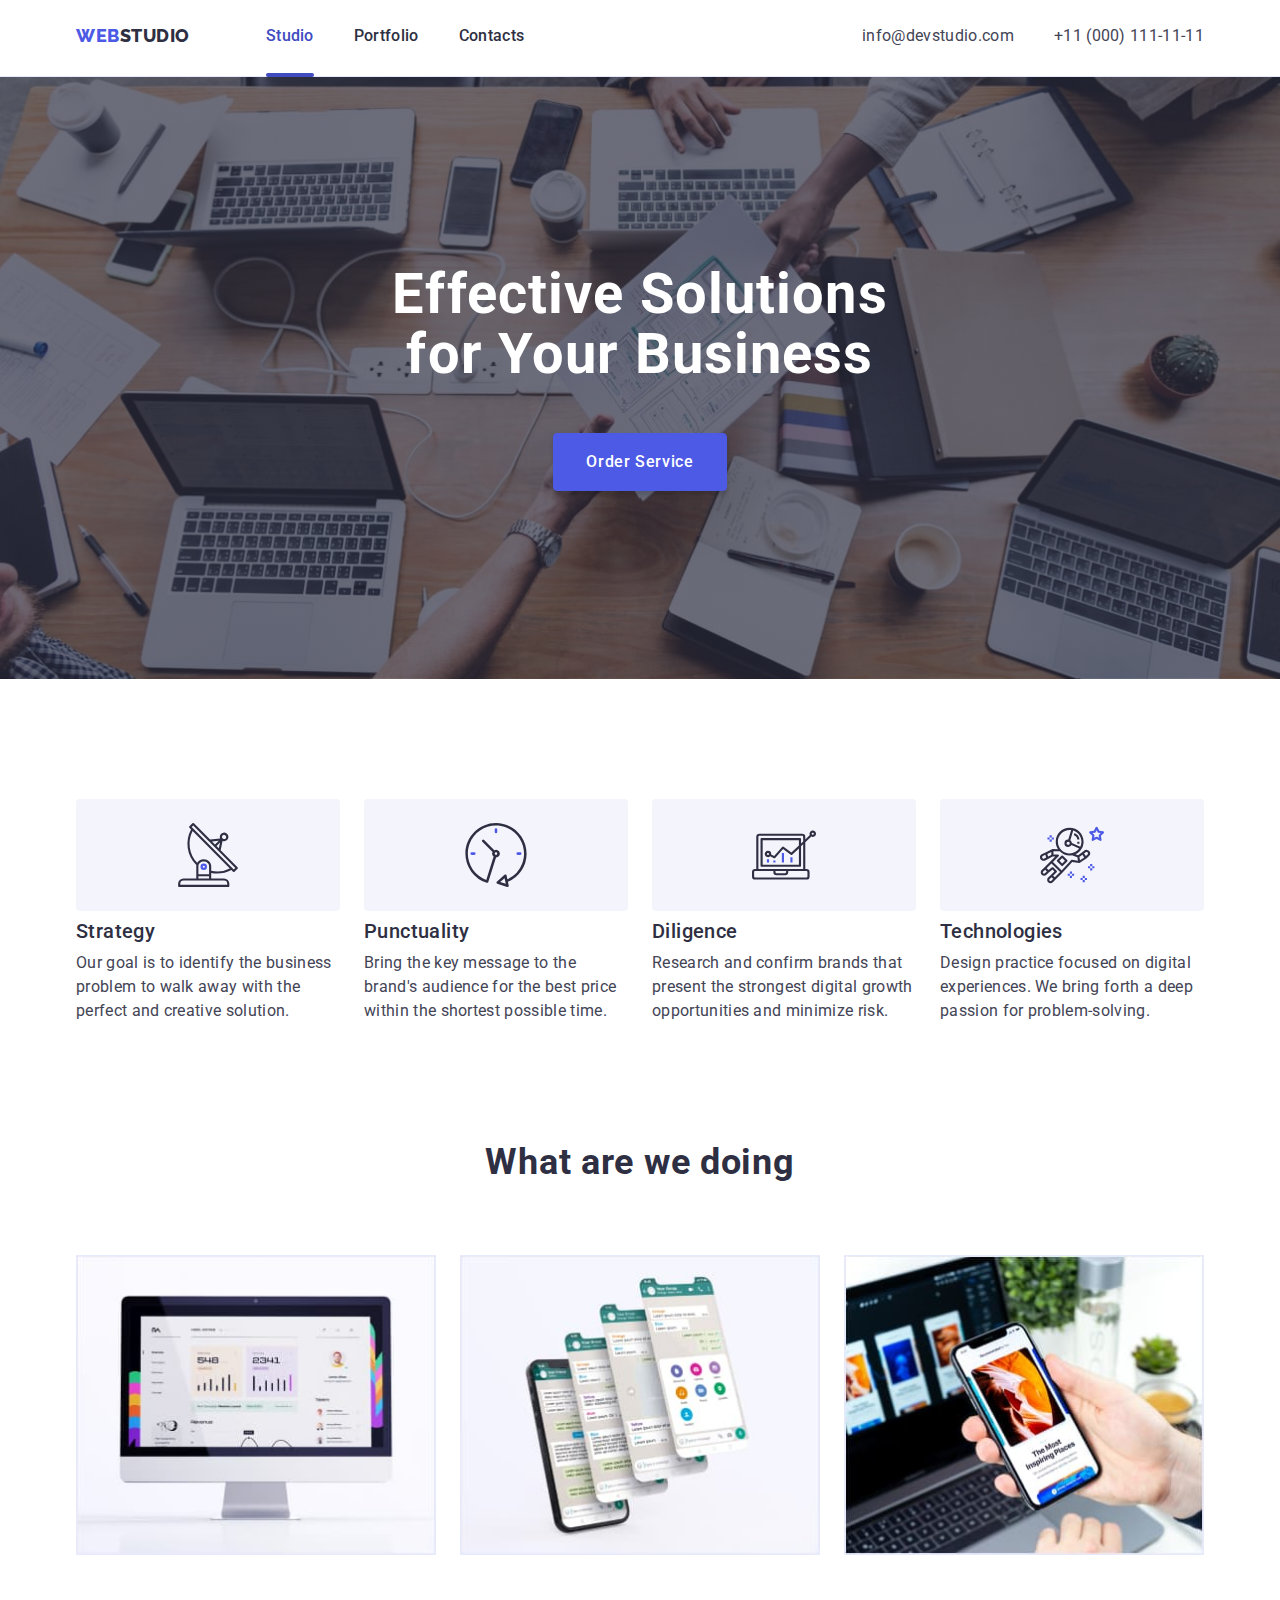
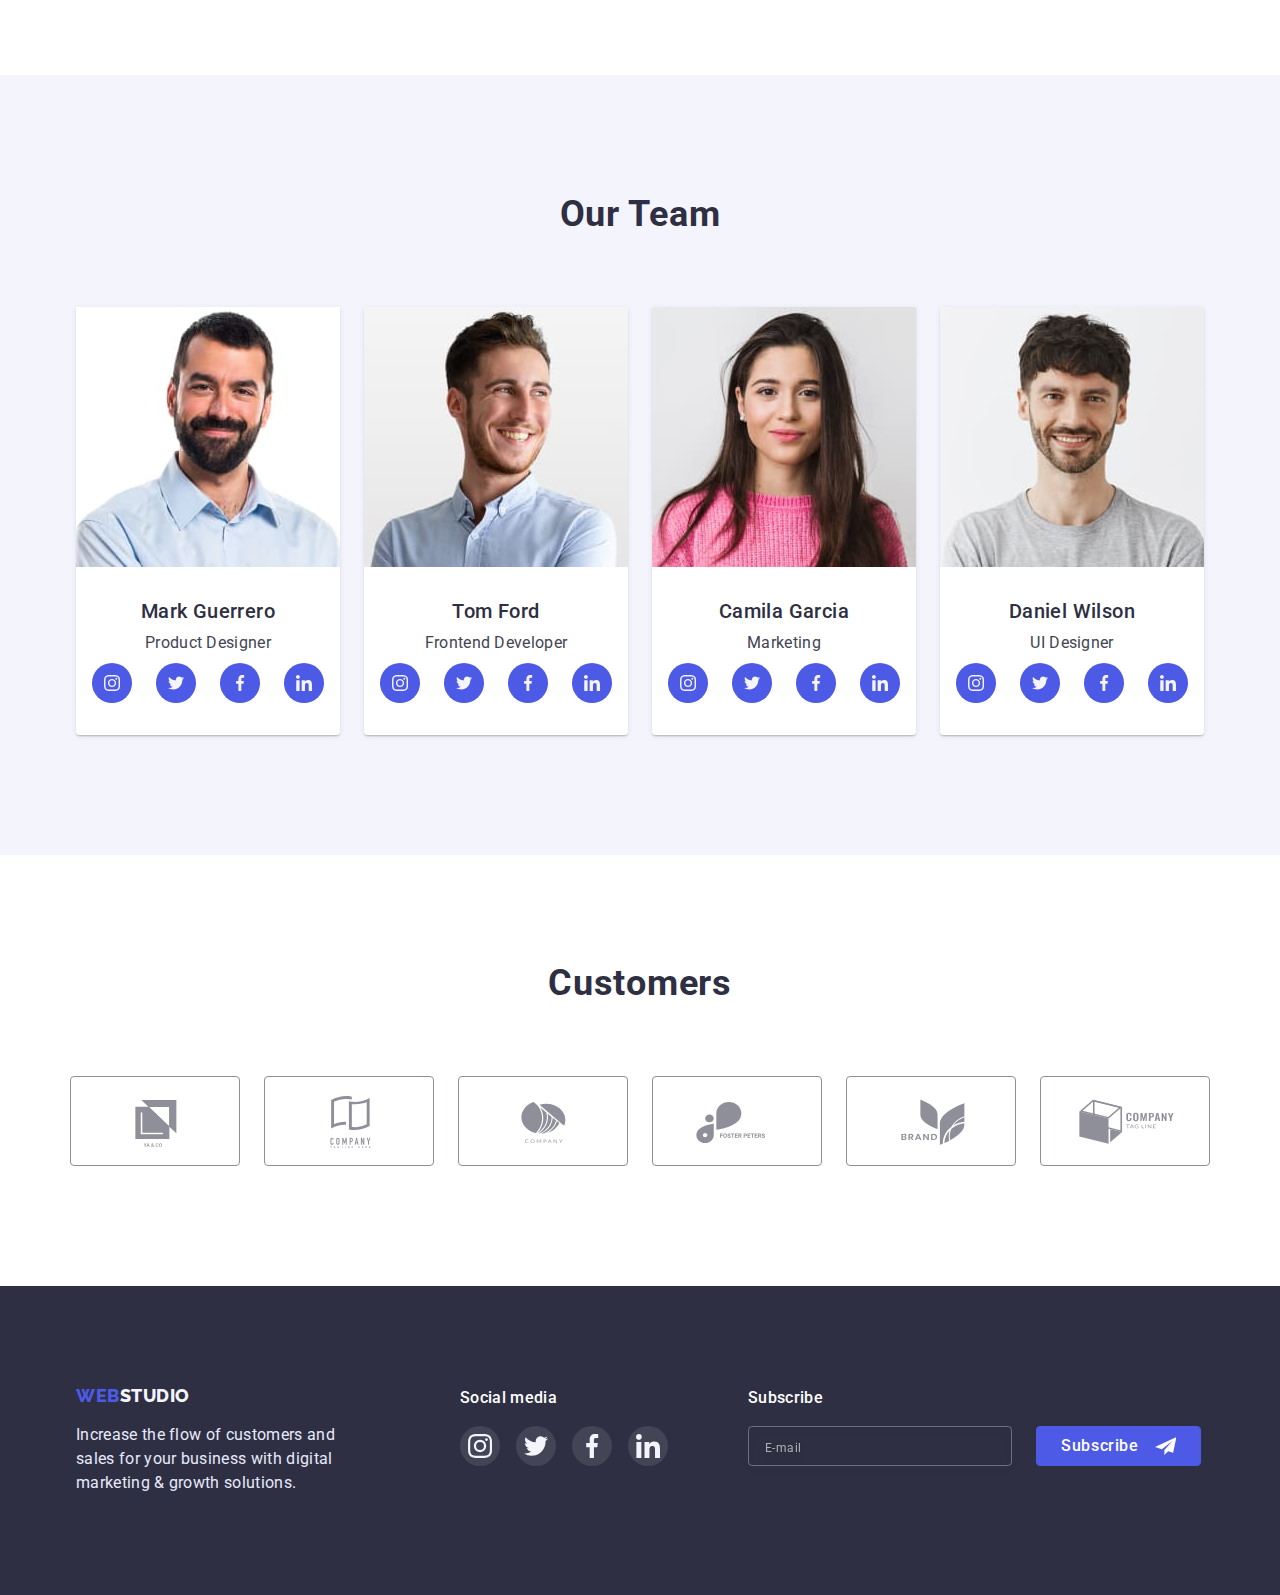
<file: index.html>
<!DOCTYPE html>
<html lang="en">
  <head>
    <meta charset="UTF-8" />
    <meta http-equiv="X-UA-Compatible" content="IE=edge" />
    <meta name="viewport" content="width=device-width, initial-scale=1.0" />
    <title>WebStudio</title>
    <link rel="preconnect" href="https://fonts.googleapis.com" />
    <link rel="preconnect" href="https://fonts.gstatic.com" crossorigin />
    <link
      href="https://fonts.googleapis.com/css2?family=Raleway:wght@800&family=Roboto:wght@400;500;700;900&display=swap"
      rel="stylesheet"
    />
    <link
      rel="stylesheet"
      href="https://cdn.jsdelivr.net/npm/modern-normalize@1.1.0/modern-normalize.min.css"
    />
    <link rel="stylesheet" href="./css/styles.css" />
  </head>
  <body>
    <!-- Top line -->
    <header class="header">
      <div class="container header-container">
        <nav class="header-nav">
          <a class="link-logo" href="./index.html">
            <span class="header-logo">Web</span>Studio</a
          >
          <ul class="menu list">
            <li class="menu-item">
              <a class="list-item current" href="./index.html">Studio</a>
            </li>
            <li class="menu-item">
              <a class="list-item" href="./portfolio.html">Portfolio</a>
            </li>
            <li class="menu-item">
              <a class="list-item" href="">Contacts</a>
            </li>
          </ul>
        </nav>
        <address class="address">
          <ul class="menu list">
            <li class="contact-item">
              <a class="contact-list link" href="mailto:info@devstudio.com"
                >info@devstudio.com</a
              >
            </li>
            <li class="contact-item">
              <a class="contact-list link" href="tel:+110001111111"
                >+11 (000) 111-11-11</a
              >
            </li>
          </ul>
        </address>
      </div>
    </header>
    <main>
      <!-- Hero -->
      <section class="hero section">
        <div class="container hero-container">
          <h1 class="hero-title">Effective Solutions for Your Business</h1>
          <button class="modal-btn" type="button" data-modal-open>
            Order Service
          </button>
        </div>
      </section>
      <!-- About us -->
      <section class="description section">
        <div class="container description-container">
          <h2 class="visually-hidden">About us</h2>
          <ul class="description-list list">
            <li class="description-menu icon-antenna">
              <h3 class="description-title-list">Strategy</h3>
              <p class="description-text">
                Our goal is to identify the business problem to walk away with
                the perfect and creative solution.
              </p>
            </li>
            <li class="description-menu icon-clock">
              <h3 class="description-title-list">Punctuality</h3>
              <p class="description-text">
                Bring the key message to the brand's audience for the best price
                within the shortest possible time.
              </p>
            </li>
            <li class="description-menu icon-diagram">
              <h3 class="description-title-list">Diligence</h3>
              <p class="description-text">
                Research and confirm brands that present the strongest digital
                growth opportunities and minimize risk.
              </p>
            </li>
            <li class="description-menu icon-astronaut">
              <h3 class="description-title-list">Technologies</h3>
              <p class="description-text">
                Design practice focused on digital experiences. We bring forth a
                deep passion for problem-solving.
              </p>
            </li>
          </ul>
        </div>
      </section>
      <!-- What are we doing -->
      <section class="works section">
        <div class="container works-container">
          <h2 class="works-title title">What are we doing</h2>
          <ul class="menu-list list">
            <li class="works-item">
              <img
                src="./images/works/work-1.jpg"
                alt="work example"
                width="360"
                height="300"
              />
            </li>
            <li class="works-item">
              <img
                src="./images/works/work-2.jpg"
                alt="work example"
                width="360"
                height="300"
              />
            </li>
            <li class="works-item">
              <img
                src="./images/works/work-3.jpg"
                alt="work example"
                width="360"
                height="300"
              />
            </li>
          </ul>
        </div>
      </section>
      <!-- Our Team -->
      <section class="team section">
        <div class="container team-container">
          <h2 class="team-title title">Our Team</h2>
          <ul class="menu-list list">
            <li class="name-item">
              <img
                src="./images/our-tem/mark-guerrero.jpg"
                alt="photo by Mark Guerrero"
                width="264"
                height="260"
              />
              <div class="name-item-content-wrapper">
                <h3 class="name">Mark Guerrero</h3>
                <p class="position">Product Designer</p>
                <ul class="social-list list">
                  <li class="social-list-item">
                    <a class="social-list-link" href="">
                      <svg class="social-list-icon" width="16px" height="16px">
                        <use href="./images/symbol-defs.svg#instagram"></use>
                      </svg>
                    </a>
                  </li>
                  <li class="social-list-item">
                    <a class="social-list-link" href="">
                      <svg class="social-list-icon" width="16px" height="16px">
                        <use href="./images/symbol-defs.svg#twitter"></use>
                      </svg>
                    </a>
                  </li>
                  <li class="social-list-item">
                    <a class="social-list-link" href="">
                      <svg class="social-list-icon" width="16px" height="16px">
                        <use href="./images/symbol-defs.svg#facebook"></use>
                      </svg>
                    </a>
                  </li>
                  <li class="social-list-item">
                    <a class="social-list-link" href="">
                      <svg class="social-list-icon" width="16px" height="16px">
                        <use href="./images/symbol-defs.svg#linkedin"></use>
                      </svg>
                    </a>
                  </li>
                </ul>
              </div>
            </li>
            <li class="name-item">
              <img
                class="employee-photo"
                src="./images/our-tem/tom-ford.jpg"
                alt="photo by Tom Ford"
                width="264"
                height="260"
              />
              <div class="name-item-content-wrapper">
                <h3 class="name">Tom Ford</h3>
                <p class="position">Frontend Developer</p>
                <ul class="social-list list">
                  <li class="social-list-item">
                    <a class="social-list-link" href="">
                      <svg class="social-list-icon" width="16px" height="16px">
                        <use href="./images/symbol-defs.svg#instagram"></use>
                      </svg>
                    </a>
                  </li>
                  <li class="social-list-item">
                    <a class="social-list-link" href="">
                      <svg class="social-list-icon" width="16px" height="16px">
                        <use href="./images/symbol-defs.svg#twitter"></use>
                      </svg>
                    </a>
                  </li>
                  <li class="social-list-item">
                    <a class="social-list-link" href="">
                      <svg class="social-list-icon" width="16px" height="16px">
                        <use href="./images/symbol-defs.svg#facebook"></use>
                      </svg>
                    </a>
                  </li>
                  <li class="social-list-item">
                    <a class="social-list-link" href="">
                      <svg class="social-list-icon" width="16px" height="16px">
                        <use href="./images/symbol-defs.svg#linkedin"></use>
                      </svg>
                    </a>
                  </li>
                </ul>
              </div>
            </li>
            <li class="name-item">
              <img
                src="./images/our-tem/camila-garcia.jpg"
                alt="photo by Camila Garcia"
                width="264"
                height="260"
              />
              <div class="name-item-content-wrapper">
                <h3 class="name">Camila Garcia</h3>
                <p class="position">Marketing</p>
                <ul class="social-list list">
                  <li class="social-list-item">
                    <a class="social-list-link" href="">
                      <svg class="social-list-icon" width="16px" height="16px">
                        <use href="./images/symbol-defs.svg#instagram"></use>
                      </svg>
                    </a>
                  </li>
                  <li class="social-list-item">
                    <a class="social-list-link" href="">
                      <svg class="social-list-icon" width="16px" height="16px">
                        <use href="./images/symbol-defs.svg#twitter"></use>
                      </svg>
                    </a>
                  </li>
                  <li class="social-list-item">
                    <a class="social-list-link" href="">
                      <svg class="social-list-icon" width="16px" height="16px">
                        <use href="./images/symbol-defs.svg#facebook"></use>
                      </svg>
                    </a>
                  </li>
                  <li class="social-list-item">
                    <a class="social-list-link" href="">
                      <svg class="social-list-icon" width="16px" height="16px">
                        <use href="./images/symbol-defs.svg#linkedin"></use>
                      </svg>
                    </a>
                  </li>
                </ul>
              </div>
            </li>
            <li class="name-item">
              <img
                src="./images/our-tem/daniel-wilson.jpg"
                alt="photo by Daniel Wilson"
                width="264"
                height="260"
              />
              <div class="name-item-content-wrapper">
                <h3 class="name">Daniel Wilson</h3>
                <p class="position">UI Designer</p>
                <ul class="social-list list">
                  <li class="social-list-item">
                    <a class="social-list-link" href="">
                      <svg class="social-list-icon" width="16px" height="16px">
                        <use href="./images/symbol-defs.svg#instagram"></use>
                      </svg>
                    </a>
                  </li>
                  <li class="social-list-item">
                    <a class="social-list-link" href="">
                      <svg class="social-list-icon" width="16px" height="16px">
                        <use href="./images/symbol-defs.svg#twitter"></use>
                      </svg>
                    </a>
                  </li>
                  <li class="social-list-item">
                    <a class="social-list-link" href="">
                      <svg class="social-list-icon" width="16px" height="16px">
                        <use href="./images/symbol-defs.svg#facebook"></use>
                      </svg>
                    </a>
                  </li>
                  <li class="social-list-item">
                    <a class="social-list-link" href="">
                      <svg class="social-list-icon" width="16px" height="16px">
                        <use href="./images/symbol-defs.svg#linkedin"></use>
                      </svg>
                    </a>
                  </li>
                </ul>
              </div>
            </li>
          </ul>
        </div>
      </section>
      <!-- Customers -->
      <section class="customers section">
        <div class="container">
          <h2 class="customers-title title">Customers</h2>
          <ul class="customers-list list">
            <li class="customers-list-item">
              <a class="customers-list-link" href="">
                <svg class="customers-list-icon" width="104px" height="56px">
                  <use href="./images/symbol-defs.svg#ya-co"></use>
                </svg>
              </a>
            </li>
            <li class="customers-list-item">
              <a class="customers-list-link" href="">
                <svg class="customers-list-icon" width="104px" height="56px">
                  <use href="./images/symbol-defs.svg#tagline-here"></use>
                </svg>
              </a>
            </li>
            <li class="customers-list-item">
              <a class="customers-list-link" href="">
                <svg class="customers-list-icon" width="104px" height="56px">
                  <use href="./images/symbol-defs.svg#company"></use>
                </svg>
              </a>
            </li>
            <li class="customers-list-item">
              <a class="customers-list-link" href="">
                <svg class="customers-list-icon" width="104px" height="56px">
                  <use href="./images/symbol-defs.svg#foster-peters"></use>
                </svg>
              </a>
            </li>
            <li class="customers-list-item">
              <a class="customers-list-link" href="">
                <svg class="customers-list-icon" width="104px" height="56px">
                  <use href="./images/symbol-defs.svg#brand"></use>
                </svg>
              </a>
            </li>
            <li class="customers-list-item">
              <a class="customers-list-link" href="">
                <svg class="customers-list-icon" width="104px" height="56px">
                  <use href="./images/symbol-defs.svg#tag-line"></use>
                </svg>
              </a>
            </li>
          </ul>
        </div>
      </section>
    </main>
    <footer class="footer">
      <div class="container footer-container">
        <div class="footer-item-list">
          <a class="footer-logo logo" href="./index.html">
            <span class="footer-logotype">Web</span>Studio</a
          >
          <p class="footer-text logo">
            Increase the flow of customers and sales for your business with
            digital marketing & growth solutions.
          </p>
        </div>
        <div class="footer-social">
          <h3 class="footer-social-title">Social media</h3>
          <ul class="footer-social-list list">
            <li class="social-list-item">
              <a class="footer-social-list-link" href="">
                <svg class="footer-social-list-icon" width="24px" height="24px">
                  <use href="./images/symbol-defs.svg#instagram"></use>
                </svg>
              </a>
            </li>
            <li class="social-list-item">
              <a class="footer-social-list-link" href="">
                <svg class="footer-social-list-icon" width="24px" height="24px">
                  <use href="./images/symbol-defs.svg#twitter"></use>
                </svg>
              </a>
            </li>
            <li class="social-list-item">
              <a class="footer-social-list-link" href="">
                <svg class="footer-social-list-icon" width="24px" height="24px">
                  <use href="./images/symbol-defs.svg#facebook"></use>
                </svg>
              </a>
            </li>
            <li class="social-list-item">
              <a class="footer-social-list-link" href="">
                <svg class="footer-social-list-icon" width="24px" height="24px">
                  <use href="./images/symbol-defs.svg#linkedin"></use>
                </svg>
              </a>
            </li>
          </ul>
        </div>
        <form class="subscribe-form">
        <p class="subscribe-title">Subscribe</p>
        <span class="subscribe-form-input-wrapper">        
          <input 
           type="email"            
           name="user_subscribe"
           class="subscribe-form-input"
           aria-label="email-address"
           placeholder="E-mail"
           autocapitalize="off">        
        <button class="subscribe-form-btn" type="submit">Subscribe
          <svg class="subscribe-form-icon" width="24" height="20">
            <use href="./images/symbol-defs.svg#icon-send"></use>
          </svg>
        </button>
        </span>      
        </form>
      </div>      
    </footer>

    <div class="backdrop is-hidden" data-modal>
      <div class="modal">
        <button type="button" class="modal-close-btn" data-modal-close>
          <svg class="modal-close-btn-icon" width="8" height="18">
            <use href="./images/symbol-defs.svg#close-modal"></use>
          </svg>
        </button>        
        <form  class="modal-form">
          <p class="modal-form-subtitle">Leave your contacts and we will call you back</p>
          <label class="modal-form-field">
            <span class="modal-form-input-desc">Name</span>
            <span class="modal-form-input-wrapper">             
              <input 
              type="text" 
              name="user_name" 
              class="modal-form-input" 
              required               
              >
              <svg class="modal-form-input-icon">
                <use href="./images/symbol-defs.svg#person-black"></use>
              </svg>
            </span>
          </label>
            <label class="modal-form-field">
            <span class="modal-form-input-desc">Phone</span>
            <span class="modal-form-input-wrapper">
              <input 
              type="tel" 
              name="user_phone" 
              class="modal-form-input" 
              required
              pattern="[0-9]{3}-[0-9]{3}-[0-9]{2}-[0-9]{2}"
              title="xxx-xxx-xx-xx"
              >
               <svg class="modal-form-input-icon">
                <use href="./images/symbol-defs.svg#phone-black"></use>
              </svg>
            </span>
          </label>
            <label class="modal-form-field">
            <span class="modal-form-input-desc">Email</span>
           <span class="modal-form-input-wrapper">
              <input 
              type="email" 
              name="user_email" 
              class="modal-form-input"
              required
              >
               <svg class="modal-form-input-icon">
                <use href="./images/symbol-defs.svg#email-black"></use>
              </svg>
           </span>
          </label>          
            <label class="modal-form-field-message">
            <span class="modal-form-input-desc">Comment</span>
            <textarea 
            name="user_message"       
            class="modal-form-message" 
            placeholder="Text input"
            ></textarea>
          </label>
          <input 
          id="user-policy" 
          type="checkbox" 
          name="user_policy"
          class="modal-form-check visually-hidden" 
          required 
          >
          <label for="user-policy" class="modal-form-check-desc">I accept the terms and conditions of the&nbsp;
            <a href="#" class="modal-form-check-privacy">Privacy Policy</a> </label>
          <button type="submit" class="modal-form-submit-btn">Send</button>
        </form>
      </div>
    </div>
    <script src="./js/modal.js"></script>
  </body>
</html>
</file>
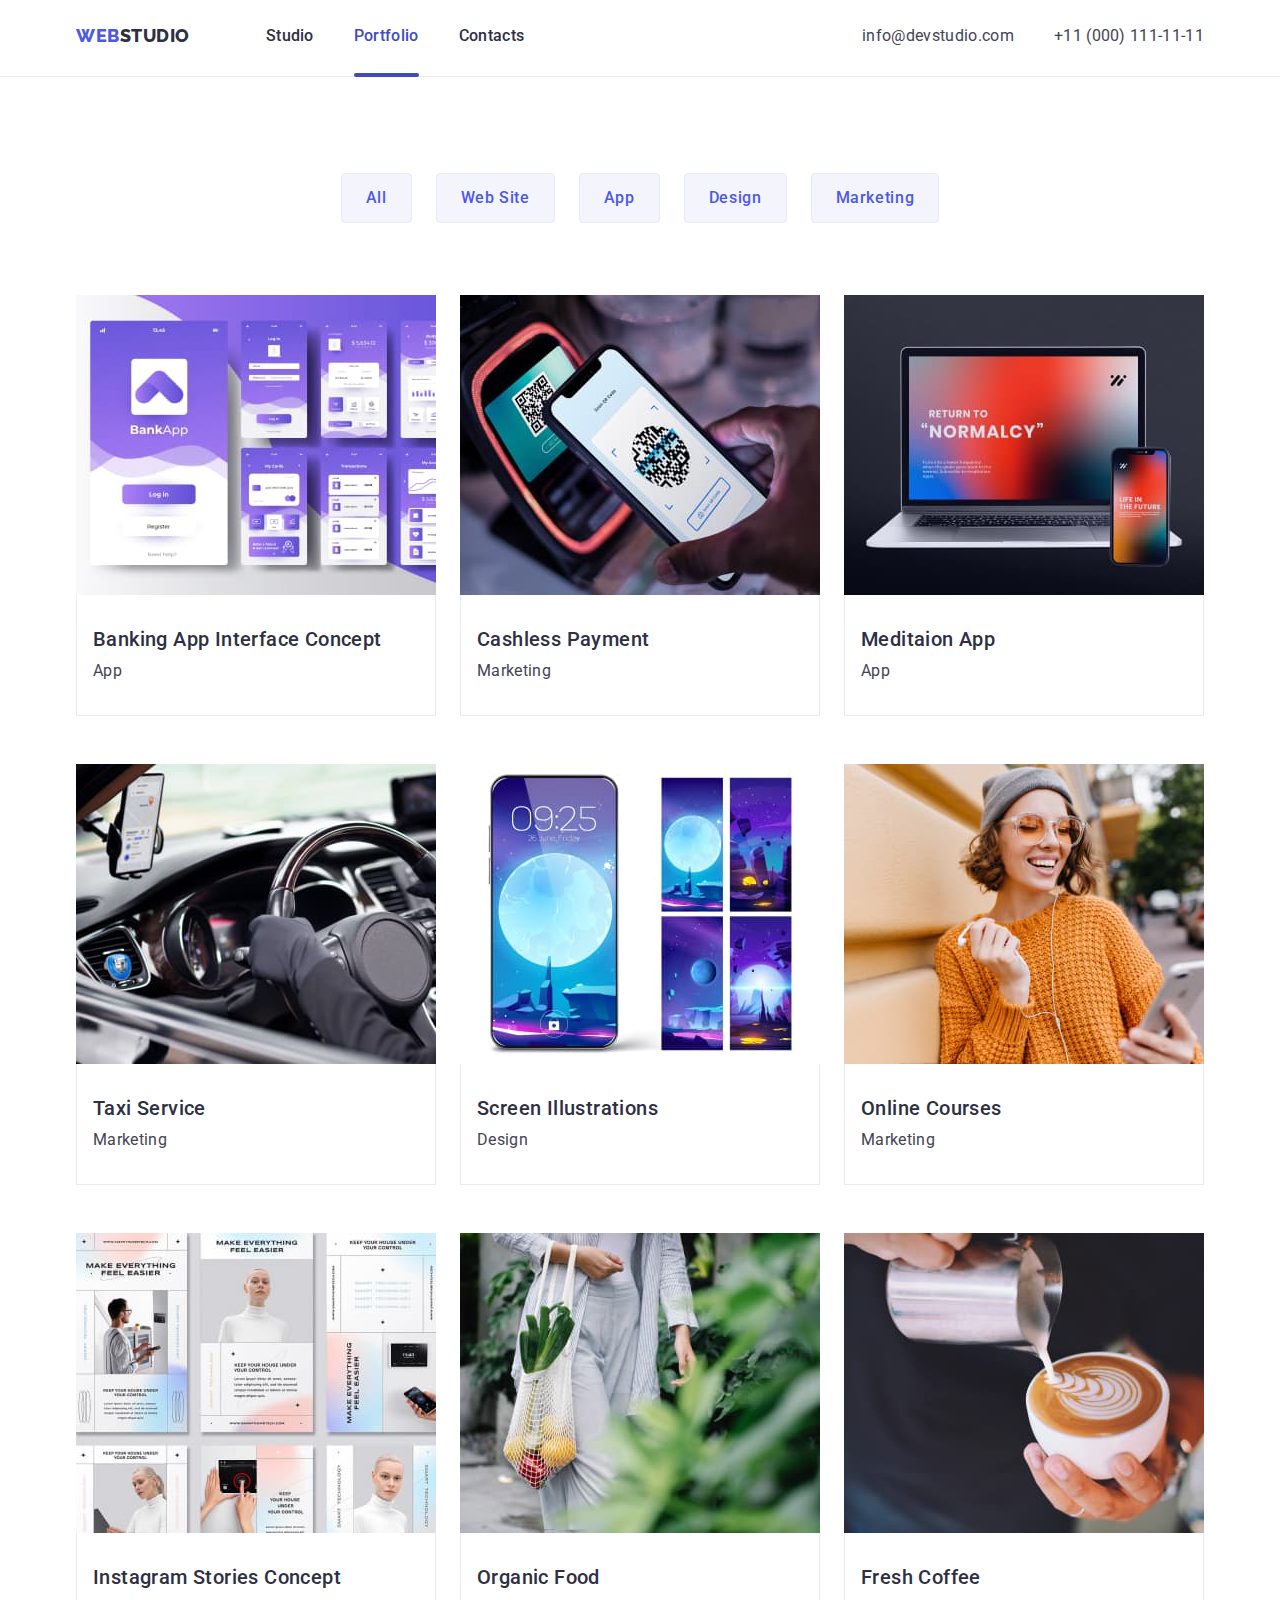
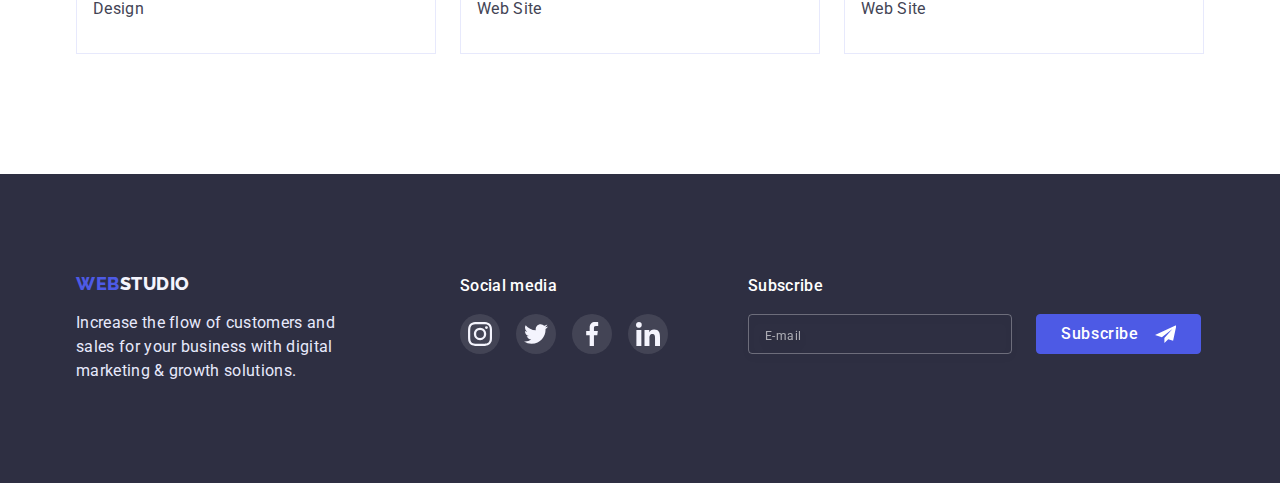
<file: portfolio.html>
<!DOCTYPE html>
<html lang="en">
  <head>
    <meta charset="UTF-8" />
    <meta http-equiv="X-UA-Compatible" content="IE=edge" />
    <meta name="viewport" content="width=device-width, initial-scale=1.0" />
    <title>WebStudio</title>
    <link rel="preconnect" href="https://fonts.googleapis.com" />
    <link rel="preconnect" href="https://fonts.gstatic.com" crossorigin />
    <link
      href="https://fonts.googleapis.com/css2?family=Raleway:wght@800&family=Roboto:wght@400;500;700;900&display=swap"
      rel="stylesheet"
    />
    <link
      rel="stylesheet"
      href="https://cdn.jsdelivr.net/npm/modern-normalize@1.1.0/modern-normalize.min.css"
    />
    <link rel="stylesheet" href="./css/styles.css" />
  </head>
  <body>
    <!-- Top line -->
    <header class="header">
      <div class="container header-container">
        <nav class="header-nav">
          <a class="link-logo" href="./index.html">
            <span class="header-logo">Web</span>Studio</a
          >
          <ul class="menu list">
            <li class="menu-item">
              <a class="list-item" href="./index.html">Studio</a>
            </li>
            <li class="menu-item">
              <a class="list-item current" href="./portfolio.html">Portfolio</a>
            </li>
            <li class="menu-item">
              <a class="list-item" href="">Contacts</a>
            </li>
          </ul>
        </nav>
        <address class="address">
          <ul class="menu list">
            <li class="contact-item">
              <a class="contact-list link" href="mailto:info@devstudio.com"
                >info@devstudio.com</a
              >
            </li>
            <li class="contact-item">
              <a class="contact-list link" href="tel:+110001111111"
                >+11 (000) 111-11-11</a
              >
            </li>
          </ul>
        </address>
      </div>
    </header>
    <main>
      <!-- Projects -->
      <section class="projects section">
        <div class="container projects-container">
          <h1 class="visually-hidden">Projects</h1>
          <ul class="button-list list">
            <li class="button-menu">
              <button class="button-portfolio" type="button">All</button>
            </li>
            <li class="button-menu">
              <button class="button-portfolio" type="button">Web Site</button>
            </li>
            <li class="button-menu">
              <button class="button-portfolio" type="button">App</button>
            </li>
            <li class="button-menu">
              <button class="button-portfolio" type="button">Design</button>
            </li>
            <li class="button-menu">
              <button class="button-portfolio" type="button">Marketing</button>
            </li>
          </ul>
          <ul class="projects-list list">
            <li class="projects-item">
              <a class="projects-link" href="#">
                <div class="projects-team-img-wrapper">
                  <img
                    class="projects-photo"
                    src="./images/portfolio/img-1.jpg"
                    alt="work example"
                    width="360"
                    height="300"
                  />
                  <p class="overlay">
                    14 Stylish and User-Friendly App Design Concepts · Task
                    Manager App · Calorie Tracker App · Exotic Fruit Ecommerce
                    App · Cloud Storage App
                  </p>
                </div>
                <div class="projects-photo-content-wrapper">
                  <h2 class="projects-name">Banking App Interface Concept</h2>
                  <p class="projects-type">App</p>
                </div>
              </a>
            </li>
            <li class="projects-item">
              <a class="projects-link" href="#">
                <div class="projects-team-img-wrapper">
                  <img
                    class="projects-photo"
                    src="./images/portfolio/img-2.jpg"
                    alt="work example"
                    width="360"
                    height="300"
                  />
                  <p class="overlay">
                    14 Stylish and User-Friendly App Design Concepts · Task
                    Manager App · Calorie Tracker App · Exotic Fruit Ecommerce
                    App · Cloud Storage App
                  </p>
                </div>
                <div class="projects-photo-content-wrapper">
                  <h2 class="projects-name">Cashless Payment</h2>
                  <p class="projects-type">Marketing</p>
                </div>
              </a>
            </li>
            <li class="projects-item">
              <a class="projects-link" href="#">
                <div class="projects-team-img-wrapper">
                  <img
                    class="projects-photo"
                    src="./images/portfolio/img-3.jpg"
                    alt="work example"
                    width="360"
                    height="300"
                  />
                  <p class="overlay">
                    14 Stylish and User-Friendly App Design Concepts · Task
                    Manager App · Calorie Tracker App · Exotic Fruit Ecommerce
                    App · Cloud Storage App
                  </p>
                </div>

                <div class="projects-photo-content-wrapper">
                  <h2 class="projects-name">Meditaion App</h2>
                  <p class="projects-type">App</p>
                </div>
              </a>
            </li>
            <li class="projects-item">
              <a class="projects-link" href="#">
                <div class="projects-team-img-wrapper">
                  <img
                    class="projects-photo"
                    src="./images/portfolio/img-4.jpg"
                    alt="work example"
                    width="360"
                    height="300"
                  />
                  <p class="overlay">
                    14 Stylish and User-Friendly App Design Concepts · Task
                    Manager App · Calorie Tracker App · Exotic Fruit Ecommerce
                    App · Cloud Storage App
                  </p>
                </div>

                <div class="projects-photo-content-wrapper">
                  <h2 class="projects-name">Taxi Service</h2>
                  <p class="projects-type">Marketing</p>
                </div>
              </a>
            </li>
            <li class="projects-item">
              <a class="projects-link" href="#">
                <div class="projects-team-img-wrapper">
                  <img
                    class="projects-photo"
                    src="./images/portfolio/img-5.jpg"
                    alt="work example"
                    width="360"
                    height="300"
                  />
                  <p class="overlay">
                    14 Stylish and User-Friendly App Design Concepts · Task
                    Manager App · Calorie Tracker App · Exotic Fruit Ecommerce
                    App · Cloud Storage App
                  </p>
                </div>

                <div class="projects-photo-content-wrapper">
                  <h2 class="projects-name">Screen Illustrations</h2>
                  <p class="projects-type">Design</p>
                </div>
              </a>
            </li>
            <li class="projects-item">
              <a class="projects-link" href="#">
                <div class="projects-team-img-wrapper">
                  <img
                    class="projects-photo"
                    src="./images/portfolio/img-6.jpg"
                    alt="work example"
                    width="360"
                    height="300"
                  />
                  <p class="overlay">
                    14 Stylish and User-Friendly App Design Concepts · Task
                    Manager App · Calorie Tracker App · Exotic Fruit Ecommerce
                    App · Cloud Storage App
                  </p>
                </div>

                <div class="projects-photo-content-wrapper">
                  <h2 class="projects-name">Online Courses</h2>
                  <p class="projects-type">Marketing</p>
                </div>
              </a>
            </li>
            <li class="projects-item">
              <a class="projects-link" href="#">
                <div class="projects-team-img-wrapper">
                  <img
                    class="projects-photo"
                    src="./images/portfolio/img-7.jpg"
                    alt="work example"
                    width="360"
                    height="300"
                  />
                  <p class="overlay">
                    14 Stylish and User-Friendly App Design Concepts · Task
                    Manager App · Calorie Tracker App · Exotic Fruit Ecommerce
                    App · Cloud Storage App
                  </p>
                </div>

                <div class="projects-photo-content-wrapper">
                  <h2 class="projects-name">Instagram Stories Concept</h2>
                  <p class="projects-type">Design</p>
                </div>
              </a>
            </li>
            <li class="projects-item">
              <a class="projects-link" href="#">
                <div class="projects-team-img-wrapper">
                  <img
                    class="projects-photo"
                    src="./images/portfolio/img-8.jpg"
                    alt="work example"
                    width="360"
                    height="300"
                  />
                  <p class="overlay">
                    14 Stylish and User-Friendly App Design Concepts · Task
                    Manager App · Calorie Tracker App · Exotic Fruit Ecommerce
                    App · Cloud Storage App
                  </p>
                </div>

                <div class="projects-photo-content-wrapper">
                  <h2 class="projects-name">Organic Food</h2>
                  <p class="projects-type">Web Site</p>
                </div>
              </a>
            </li>
            <li class="projects-item">
              <a class="projects-link" href="#">
                <div class="projects-team-img-wrapper">
                  <img
                    class="projects-photo"
                    src="./images/portfolio/img-9.jpg"
                    alt="work example"
                    width="360"
                    height="300"
                  />
                  <p class="overlay">
                    14 Stylish and User-Friendly App Design Concepts · Task
                    Manager App · Calorie Tracker App · Exotic Fruit Ecommerce
                    App · Cloud Storage App
                  </p>
                </div>

                <div class="projects-photo-content-wrapper">
                  <h2 class="projects-name">Fresh Coffee</h2>
                  <p class="projects-type">Web Site</p>
                </div>
              </a>
            </li>
          </ul>
        </div>
      </section>
    </main>
    <footer class="footer">
      <div class="container footer-container">
        <div class="footer-item-list">
          <a class="footer-logo logo" href="./index.html">
            <span class="footer-logotype">Web</span>Studio</a
          >
          <p class="footer-text logo">
            Increase the flow of customers and sales for your business with
            digital marketing & growth solutions.
          </p>
        </div>

        <div class="footer-social">
          <h3 class="footer-social-title">Social media</h3>
          <ul class="footer-social-list list">
            <li class="social-list-item">
              <a class="footer-social-list-link" href="">
                <svg class="footer-social-list-icon" width="24px" height="24px">
                  <use href="./images/symbol-defs.svg#instagram"></use>
                </svg>
              </a>
            </li>
            <li class="social-list-item">
              <a class="footer-social-list-link" href="">
                <svg class="footer-social-list-icon" width="24px" height="24px">
                  <use href="./images/symbol-defs.svg#twitter"></use>
                </svg>
              </a>
            </li>
            <li class="social-list-item">
              <a class="footer-social-list-link" href="">
                <svg class="footer-social-list-icon" width="24px" height="24px">
                  <use href="./images/symbol-defs.svg#facebook"></use>
                </svg>
              </a>
            </li>
            <li class="social-list-item">
              <a class="footer-social-list-link" href="">
                <svg class="footer-social-list-icon" width="24px" height="24px">
                  <use href="./images/symbol-defs.svg#linkedin"></use>
                </svg>
              </a>
            </li>
          </ul>
        </div>
       <form class="subscribe-form">
        <p class="subscribe-title">Subscribe</p>
        <span class="subscribe-form-input-wrapper">        
          <input 
           type="email"            
           name="user_subscribe"
           class="subscribe-form-input"
           aria-label="email-address"
           placeholder="E-mail"
           autocapitalize="off">        
        <button class="subscribe-form-btn" type="submit">Subscribe
          <svg class="subscribe-form-icon" width="24" height="20">
            <use href="./images/symbol-defs.svg#icon-send"></use>
          </svg>
        </button>
        </span>    
      </div>
    </footer>
  </body>
</html>
</file>
<file: css/styles.css>
:root {
  --primary-text-color: #434455;
  --title-text-color: #2e2f42;
  --primary-white-color: #ffffff;
  --button-color: #4d5ae5;
  --accent-color: #404bbf;
}

h1,
h2,
h3,
h4,
h5,
h6,
p {
  margin-top: 0;
  margin-bottom: 0;
}
ul,
ol {
  margin-top: 0;
  margin-bottom: 0;
  padding-left: 0;
}

.container {
  width: 1158px;
  margin-left: auto;
  margin-right: auto;
  padding-left: 15px;
  padding-right: 15px;
}
.section {
  padding-top: 120px;
  padding-bottom: 120px;
}
.title {
  margin-left: auto;
  margin-right: auto;
  margin-bottom: 72px;
  font-size: 36px;
  line-height: 1.11;
  text-align: center;
  letter-spacing: 0.02em;
  color: var(--title-text-color);
}
.list {
  padding: 0;
  margin: 0;
  list-style: none;
}
img {
  display: block;
  max-width: 100%;
  height: auto;
}
button {
  cursor: pointer;
}

body {
  background-color: var(--primary-white-color);
  color: var(--primary-text-color);
  font-family: "Roboto", sans-serif;
}

/* ======================== HIDDEN TITLE ======================= */

.visually-hidden {
  position: absolute;
  width: 1px;
  height: 1px;
  margin: -1px;
  border: 0;
  padding: 0;
  white-space: nowrap;
  clip-path: inset(100%);
  clip: rect(0 0 0 0);
  overflow: hidden;
}

/* ============================ HEADER ======================= */
.header {
  padding-top: 24px;
  padding-bottom: 28px;
  border-bottom: 1px solid #e7e9fc;
}
.header-container {
  display: flex;

  align-items: center;
}
.header-nav {
  display: flex;
  align-items: center;
}
.menu {
  display: flex;
  align-items: center;
}


.menu-item:not(:last-child) {
  margin-right: 40px;
}

.address {
  margin-left: auto;
}

.contact-item:not(:last-child) {
  margin-right: 40px;
}

.link-logo {
  margin-right: 76px;

  font-family: "Raleway", sans-serif;
  font-weight: 800;
  font-size: 18px;
  line-height: 1.3;
  letter-spacing: 0.03em;
  text-transform: uppercase;
  color: var(--title-text-color);
  text-decoration: none;
}

.header-logo {
  font-family: "Raleway", sans-serif;
  font-weight: 800;
  font-size: 18px;
  line-height: 1.3;
  letter-spacing: 0.03em;
  color: var(--button-color);
}

.menu-item:not(:last-child) {
  margin-right: 40px;
}

.list-item {
  position: relative;

  font-weight: 500;
  font-size: 16px;
  line-height: 1.5;
  letter-spacing: 0.02em;
  color: var(--title-text-color);
  text-decoration: none;

  transition-property: color;
  transition-duration: 250ms;
  transition-timing-function: cubic-bezier(0.4, 0, 0.2, 1);
}
.list-item:hover,
.list-item:focus {
  color: var(--accent-color);
}
.list-item.current::after {
  content: "";
  display: block;
  position: absolute;
  left: 0;
  bottom: -32px;
  width: 100%;
  height: 4px;
  background-color: var(--accent-color);
  border-radius: 2px;
}
.current {
  color: var(--accent-color);
}

.contact-list {
  font-style: normal;
  font-size: 16px;
  line-height: 1.5;
  letter-spacing: 0.02em;
  color: var(--primary-text-color);
  text-decoration: none;

  transition-property: color;
  transition-duration: 250ms;
  transition-timing-function: cubic-bezier(0.4, 0, 0.2, 1);
}

.contact-list:hover,
.contact-list:focus {
  color: var(--accent-color);
}

/* ============================== HERO ========================= */

.hero {
  padding-top: 188px;
  padding-bottom: 188px;

  max-width: 1440px;
  margin: auto;
  background-color: var(--title-text-color);
  background-image: linear-gradient(
      rgba(46, 47, 66, 0.7),
      rgba(46, 47, 66, 0.7)
    ),
    url("../images/people-office.jpg");
  background-size: cover;
  background-position: center;
}
.hero-container {
  text-align: center;
}

.hero-title {
  max-width: 496px;
  margin-left: auto;
  margin-right: auto;
  margin-bottom: 48px;

  font-size: 56px;
  line-height: 1.07;
  letter-spacing: 0.02em;
  color: var(--primary-white-color);
}

.modal-btn {
  padding: 16px 32px;
  border: 1px solid var(--button-color);
  box-shadow: 0px 4px 4px rgba(0, 0, 0, 0.15);
  border-radius: 4px;

  font-family: inherit;
  font-weight: 500;
  font-size: 16px;
  line-height: 1.5;
  letter-spacing: 0.04em;
  background-color: var(--button-color);
  color: var(--primary-white-color);

  transition-property: background-color;
  transition-duration: 250ms;
  transition-timing-function: cubic-bezier(0.4, 0, 0.2, 1);
}

.modal-btn:hover,
.modal-btn:focus {
  background-color: var(--accent-color);
  outline: none;
}

/* =========================== ABOUT US ========================= */
.description {
  padding-bottom: 0;
}

.description-list {
  display: flex;
}
.description-menu::before {
  display: block;
  content: "";
  height: 112px;
  border-radius: 4px;
  background-size: 64px;
  background-repeat: no-repeat;
  background-position: center;
  background-color: #f4f4fd;
  margin-bottom: 8px;
}

.description-menu.icon-antenna::before {
  background-image: url("../images/about-us/antenna.svg");
}
.description-menu.icon-clock::before {
  background-image: url("../images/about-us/clock.svg");
}
.description-menu.icon-diagram::before {
  background-image: url("../images/about-us/diagram.svg");
}
.description-menu.icon-astronaut::before {
  background-image: url("../images/about-us/astronaut.svg");
}
.description-menu:not(:last-child) {
  margin-right: 24px;
}
.description-title-list {
  margin-bottom: 8px;
  font-weight: 500;
  font-size: 20px;
  line-height: 1.2;
  letter-spacing: 0.02em;
  color: var(--title-text-color);
}

.description-text {
  max-width: 264px;
  font-size: 16px;
  line-height: 1.5;
  letter-spacing: 0.02em;
}

/* ======================== WHAT ARE WE DOING =================== */

.works-container {
  text-align: center;
}
.menu-list {
  display: flex;
  gap: 24px;
}
.works-title {
  max-width: 323px;
}
.works-item {
  border: 1px solid #e7e9fc;
  flex-basis: calc((100%-48px) / 3);
}

/* =========================== OUR TEAM ======================= */
.team {
  background: #f4f4fd;
  margin: auto;
  background-size: cover;
  background-position: center;
}
.team-container {
  text-align: center;
}

.name-item {
  flex-basis: calc((100%-72px) / 4);
  box-shadow: 0px 1px 6px rgba(46, 47, 66, 0.08),
    0px 1px 1px rgba(46, 47, 66, 0.16), 0px 2px 1px rgba(46, 47, 66, 0.08);
  border-radius: 0px 0px 4px 4px;
}

.name-item-content-wrapper {
  max-width: 264px;
  padding: 32px 16px;
  background: var(--primary-white-color);
  border-radius: 0px 0px 4px 4px;
}

.name {
  margin-bottom: 8px;
  font-weight: 500;
  font-size: 20px;
  line-height: 1.2;
  letter-spacing: 0.02em;
  color: var(--title-text-color);
}

.position {
  margin-bottom: 8px;
  font-size: 16px;
  line-height: 1.5;
  letter-spacing: 0.02em;
}
.social-list {
  display: flex;
  justify-content: center;
  gap: 24px;
}
.social-list-link {
  display: flex;
  justify-content: center;
  align-items: center;
  width: 40px;
  height: 40px;
  border-radius: 50%;
  background-color: var(--button-color);
  fill: #f4f4fd;

  transition-property: background-color;
  transition-duration: 250ms;
  transition-timing-function: cubic-bezier(0.4, 0, 0.2, 1);
}

.social-list-link:hover,
.social-list-link:focus {
  background-color: var(--accent-color);
  outline: none;
}

/* ========================== CUSTOMERS ====================== */
.customers {
  padding-top: 109px;
}
.customers-list {
  display: flex;
  flex-direction: row;
  align-items: start;
  justify-content: center;
  gap: 24px;
}
.customers-list-link {
  padding: 16px 32px;
  display: flex;
  border-radius: 4px;
  border: 1px solid #8e8f99;
  fill: #8e8f99;

  transition: fill 250ms cubic-bezier(0.4, 0, 0.2, 1),
    border 250ms cubic-bezier(0.4, 0, 0.2, 1);
}
.customers-list-link:hover,
.customers-list-link:focus {
  fill: #404bbf;
  border: 1px solid #404bbf;
  outline: none;
}

/* ========================== FOOTER ========================= */

.footer {
  padding-top: 100px;
  padding-bottom: 100px;
  margin: auto;
  background-color: var(--title-text-color);
  background-size: cover;
  background-position: center;
}
.footer-container {
  display: flex;
}

.footer-item-list {
  max-width: 264px;
  margin-right: 120px;
}

.footer-logo {
  display: flex;
  margin-bottom: 16px;
  font-family: "Raleway", sans-serif;
  font-weight: 800;
  font-size: 18px;
  line-height: 1.16;
  letter-spacing: 0.03em;
  text-transform: uppercase;
  color: #f4f4fd;
  text-decoration: none;
}

.footer-text {
  font-size: 16px;
  line-height: 1.5;
  letter-spacing: 0.02em;
  color: #e7e9fc;
}
.footer-logotype {
  font-family: "Raleway";
  font-weight: 800;
  font-size: 18px;
  line-height: 1.16;
  letter-spacing: 0.03em;
  text-transform: uppercase;
  color: var(--button-color);
}
.footer-social {
  max-width: 208px;
}
.footer-social-list {
  display: flex;
  gap: 16px;
}

.footer-social-title {
  margin-bottom: 16px;
  font-weight: 500;
  font-size: 16px;
  line-height: 1.5;
  letter-spacing: 0.02em;

  color: var(--primary-white-color);
}
.footer-social-list-link {
  display: flex;
  justify-content: center;
  align-items: center;
  width: 40px;
  height: 40px;
  border-radius: 50%;
  background-color: rgba(255, 255, 255, 0.1);
  fill: #f4f4fd;

  transition: background-color 250ms cubic-bezier(0.4, 0, 0.2, 1);
}
.footer-social-list-link:hover,
.footer-social-list-link:focus {
  background-color: #31d0aa;
  outline: none;
}
.subscribe-form{
  margin-left: 80px;
}
.subscribe-title{
  margin-bottom: 16px;

  font-weight: 500;
  font-size: 16px;
  line-height: 1.5;
  letter-spacing: 0.02em;
  color: var(--primary-white-color);
}

.subscribe-form-input-wrapper{
  display: flex;
  gap: 24px;
}

.subscribe-form-input{
  width: 264px;
  height: 40px; 
  padding-left: 16px; 

  color: var(--primary-white-color);
  border: 1px solid rgba(255, 255, 255, 0.3);
  filter: drop-shadow(0px 4px 4px rgba(0, 0, 0, 0.15));
  border-radius: 4px;
  background:transparent;  
  transition:border 250ms cubic-bezier(0.4, 0, 0.2, 1); ;  
}

.subscribe-form-input::placeholder{
font-size: 12px;
line-height: 2;

letter-spacing: 0.04em;
color: rgba(255, 255, 255, 0.6);
}

.subscribe-form-input:focus{
background-color: transparent;
outline: none;
border: 1px solid #4D5AE5;
}

.subscribe-form-btn{
  display: flex;
  justify-content: center;
  align-items: center;
  width: 165px;
  height: 40px;
  padding: 12px 24px;
  gap: 16px;
  
  border: 1px solid var(--button-color);
  border-radius: 4px;

  font-family: inherit;
  font-weight: 500;
  font-size: 16px;
  line-height: 1.5;
  letter-spacing: 0.04em;
  color: var(--primary-white-color);
  background-color:var(--button-color);

  transition: background-color 250ms cubic-bezier(0.4, 0, 0.2, 1);
}

.subscribe-form-btn:hover,
.subscribe-form-btn:focus {
  background-color: var(--accent-color); 
  outline: none; 
}

.subscribe-form-icon{
  fill: var(--primary-white-color);
}

/* ========================= PORTFOLIO ========================== */
.projects {
  padding-top: 96px;
}
.button-portfolio {
  padding: 12px 24px;
  border: 1px solid #e7e9fc;
  border-radius: 4px;

  font-family: inherit;
  font-weight: 500;
  font-size: 16px;
  line-height: 1.5;
  letter-spacing: 0.04em;
  color: var(--button-color);
  background-color: #f4f4fd;

  transition: color 250ms cubic-bezier(0.4, 0, 0.2, 1),
    backround-color 250ms cubic-bezier(0.4, 0, 0.2, 1),   
    box-shadow 250ms cubic-bezier(0.4, 0, 0.2, 1);
}

.button-portfolio:hover,
.button-portfolio:focus {
  background-color: var(--accent-color);
  border-color: var(--accent-color);
  color: var(--primary-white-color);
  box-shadow: 0px 3px 1px rgba(0, 0, 0, 0.1), 0px 2px 1px rgba(0, 0, 0, 0.08),
    0px 2px 2px rgba(0, 0, 0, 0.12);
  outline: none;
}

.button-list {
  display: flex;
  justify-content: center;
  margin-bottom: 72px;
  padding: 0px;
  gap: 24px;
}

.projects-list {
  display: flex;
  flex-wrap: wrap;
  column-gap: 24px;
  row-gap: 48px;
}
.projects-link {
  display: block;
  text-decoration: none;
  transition: box-shadow 250ms cubic-bezier(0.4, 0, 0.2, 1);
}
.projects-link:focus,
.projects-link:hover{
  outline: none;
  box-shadow: 0px 1px 6px rgba(46, 47, 66, 0.08),
    0px 1px 1px rgba(46, 47, 66, 0.16), 0px 2px 1px rgba(46, 47, 66, 0.08);
}


.projects-team-img-wrapper {
  position: relative;
  overflow: hidden;
}

.overlay {
  position: absolute;
  left: 0;
  top: 0;
  width: 100%;
  height: 100%;

  padding: 40px 32px;

  font-size: 16px;
  line-height: 1.5;
  letter-spacing: 0.02em;
  color: #f4f4fd;
  background-color: var(--button-color);

  overflow: auto;
  transform: translate(0, 100%);
  transition: transform 250ms cubic-bezier(0.4, 0, 0.2, 1);
}

.projects-link:hover .overlay,
.projects-link:focus .overlay { 
  transform: translate(0, 0);
  }

.projects-photo {
  flex-basis: calc((100%-48px) / 3);
}

.projects-photo-content-wrapper {
  padding: 32px 16px;
  background-color: var(--primary-white-color);
  border: 1px solid #e7e9fc;
  border-top: none;
}

.projects-name {
  margin-bottom: 8px;
  font-weight: 500;
  font-size: 20px;
  line-height: 1.2;
  letter-spacing: 0.02em;
  color: var(--title-text-color);
}

.projects-type {
  font-size: 16px;
  line-height: 1.5;
  letter-spacing: 0.02em;
  color: var(--primary-text-color);
}


/* ========================= MODAL WINDOW ======================= */
.backdrop {
  position: fixed;
  top: 0;
  left: 0;
  width: 100%;
  height: 100%;
  background-color: rgba(46, 47, 66, 0.4);

  transition: opacity 250ms cubic-bezier(0.4, 0, 0.2, 1),
    visibility 250ms cubic-bezier(0.4, 0, 0.2, 1);
}
.backdrop.is-hidden {
  opacity: 0;
  visibility: hidden;
  pointer-events: none;
}

.backdrop.is-hidden .modal {
  transform: translate(-50%, -50%) scale(1.2);
}

.modal {
  position: absolute;
  top: 50%;
  left: 50%;
  transform: translate(-50%, -50%) scale(1);

  padding: 72px 24px 24px;
  

  min-width: 408px;
  min-height: 584px;
  background-color: #fcfcfc;
  box-shadow: 0px 1px 1px rgba(0, 0, 0, 0.14), 0px 1px 3px rgba(0, 0, 0, 0.12),
    0px 2px 1px rgba(0, 0, 0, 0.2);
  border-radius: 4px;

  transition: transform 250ms cubic-bezier(0.4, 0, 0.2, 1);
}

.modal-close-btn {
  position: absolute;
  top: 24px;
  right: 24px;

  display: flex;
  justify-content: center;
  align-items: center;
  width: 24px;
  height: 24px;
  border-radius: 50%;
  background-color: #e7e9fc;
  border: 1px solid rgba(0, 0, 0, 0.1);
  padding: 0;

  transition: background-color 250ms cubic-bezier(0.4, 0, 0.2, 1);
}
.modal-close-btn:hover,
.modal-close-btn:focus {
  background-color: var(--accent-color);
}
.modal-close-btn-icon {
  transition: fill 250ms cubic-bezier(0.4, 0, 0.2, 1);
}

.modal-close-btn:hover .modal-close-btn-icon,
.modal-close-btn:focus .modal-close-btn-icon {
  fill: var(--primary-white-color);
}
/* ============================= MODAL-FORM ============================== */
.modal-form{
  display: flex;
  flex-direction: column;
}

.modal-form-subtitle{
margin-bottom: 16px;

font-weight: 500;
font-size: 16px;
line-height: 1.5;
text-align: center;
letter-spacing: 0.02em;
color:var(--title-text-color);
}

.modal-form-input-desc{
  display: block;
  margin-bottom: 4px;
  font-size: 12px;
  line-height: 1.17;
  letter-spacing: 0.04em;
  color: #8E8F99;
}

.modal-form-field{
  margin-bottom: 8px;
}
.modal-form-field-message{
  margin-bottom: 16px;
}

.modal-form-input-wrapper{
  display: block;
  position: relative;
}
.modal-form-input{
  width: 100%;
  height: 40px;
  padding-left: 38px;

  border: 1px solid rgba(33, 33, 33, 0.2);
  border-radius: 4px;

  transition: border-color 250ms cubic-bezier(0.4, 0, 0.2, 1);
}
.modal-form-input:focus{
  outline: none; 
  border-color:var(--button-color) ;
}
.modal-form-input-icon{
  position: absolute;
  top: 50%;
  left: 16px;
  transform: translateY(-50%); 

  display: block;
  width: 18px;
  height: 18px;
  fill: var(--title-text-color);
  transition: fill 250ms cubic-bezier(0.4, 0, 0.2, 1);

}
.modal-form-input:focus + .modal-form-input-icon{
  fill: var(--button-color);
}
.modal-form-message{  
  width: 100%;
  height: 120px;
  padding: 8px 16px;
  resize: none;

  border: 1px solid rgba(33, 33, 33, 0.2);
  border-radius: 4px;  

  transition: border-color 250ms cubic-bezier(0.4, 0, 0.2, 1);
}
.modal-form-message::placeholder{
  font-size: 12px;
  line-height: 1.17;
  letter-spacing: 0.04em;
  color: rgba(117, 117, 117, 0.5);
}
.modal-form-message:focus{
  outline: none;
  border-color:var(--button-color)
}

.modal-form-check-desc{
  display: flex;
  align-items: center;
  font-size: 12px;
  line-height: 1.17;
  letter-spacing: 0.04em;
  color: #757575;
  margin-bottom: 24px;
}

.modal-form-check-desc::before{
  content: '';
  display: block;
  width: 16px;
  height: 16px;
  border: 1.25px solid var(--title-text-color);
  border-radius: 2px;
  margin-right: 8px;  
  transition: border-color 250ms cubic-bezier(0.4, 0, 0.2, 1), background-color 250ms cubic-bezier(0.4, 0, 0.2, 1);
}

.modal-form-check:checked + .modal-form-check-desc::before{
  border: 1.25px solid var(--accent-color);
  background-color: var(--accent-color);
  background-image: url(../images/modal/check-mark.svg);
  background-repeat: no-repeat;
  background-position: center;
 }
 

.modal-form-check:focus + .modal-form-check-desc::before{   
  border-color:  var(--accent-color);  
}

.modal-form-check-privacy{
  color: var(--button-color);
}

.modal-form-submit-btn{  
  align-self: center;
  padding: 16px 32px;
  border: 1px solid var(--button-color);
  box-shadow: 0px 4px 4px rgba(0, 0, 0, 0.15);
  border-radius: 4px;
  width: 169px;
  font-family: inherit;
  font-weight: 500;
  font-size: 16px;
  line-height: 1.5;
  letter-spacing: 0.04em;
  background-color: var(--button-color);
  color: var(--primary-white-color);

  transition: background-color 250ms cubic-bezier(0.4, 0, 0.2, 1);
}
   

.modal-form-submit-btn:hover,
.modal-form-submit-btn:focus {
  background-color: var(--accent-color);
  outline: none;
}
</file>
